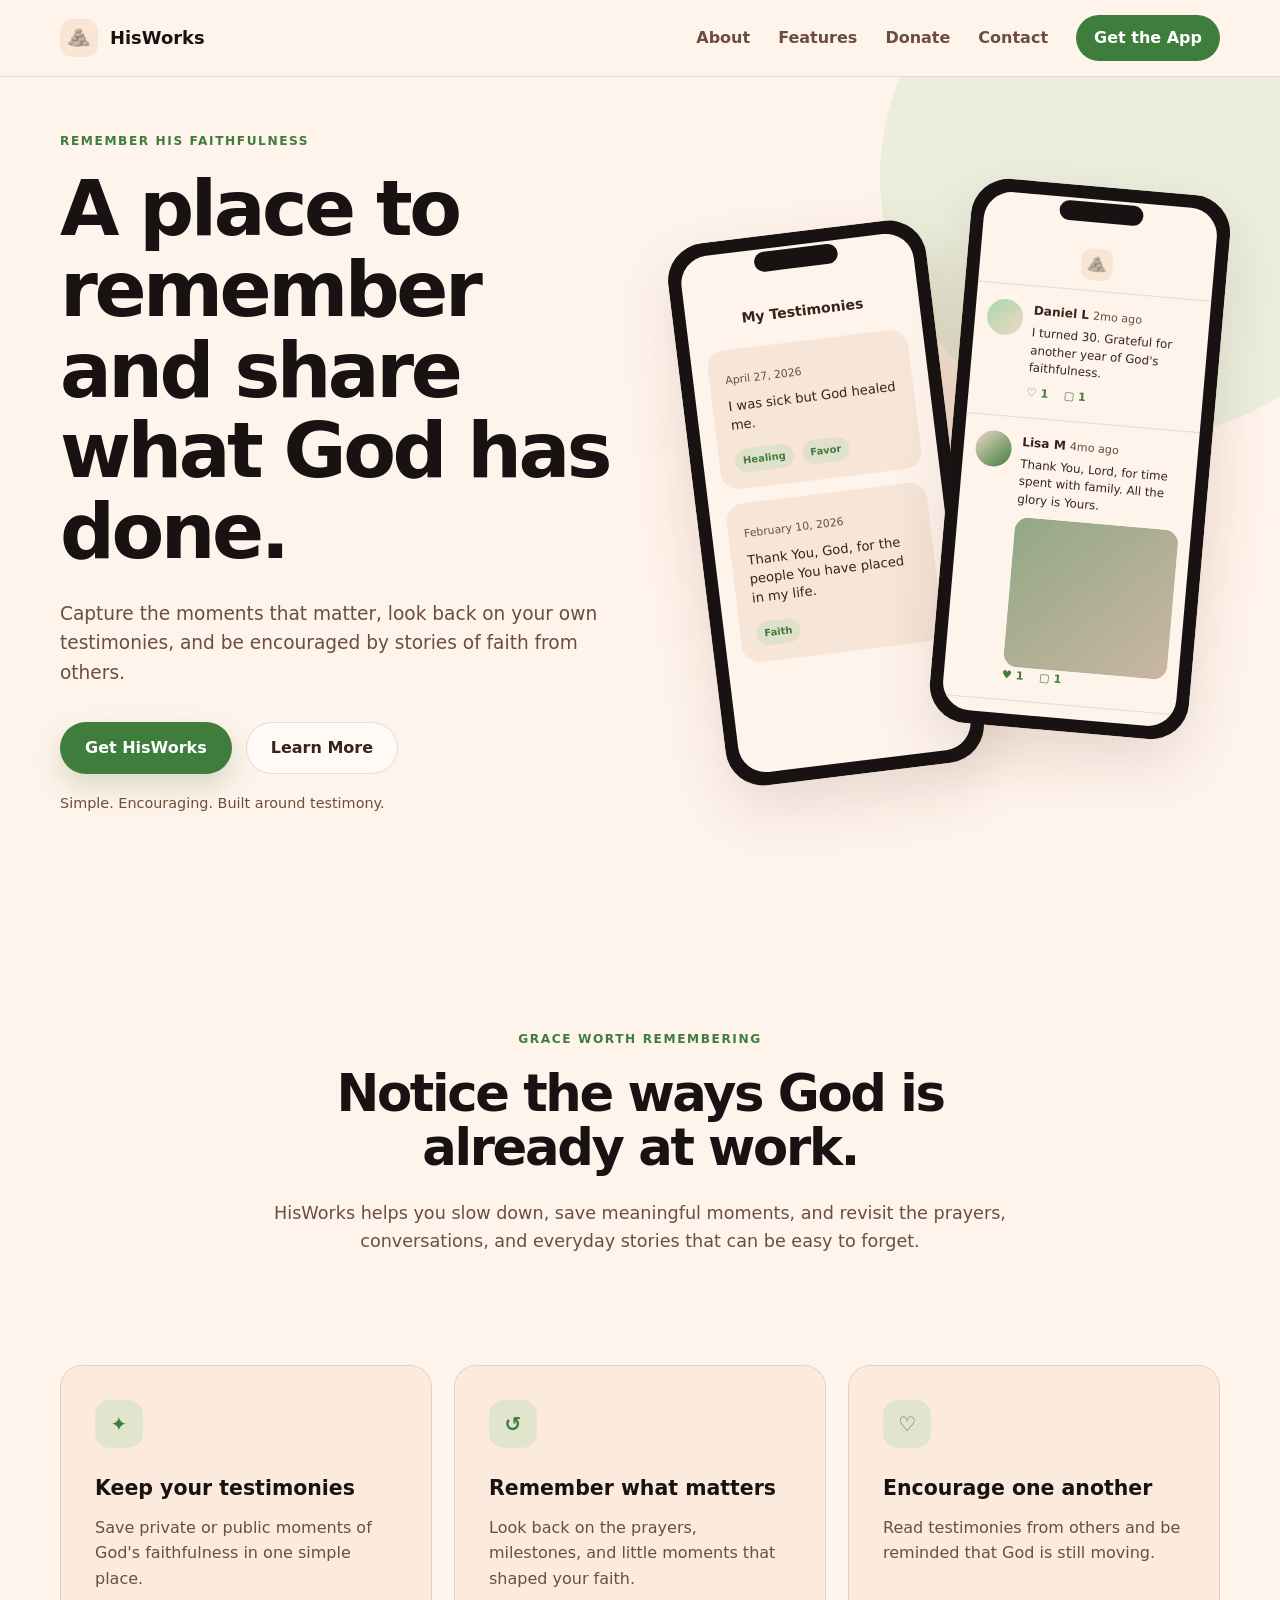
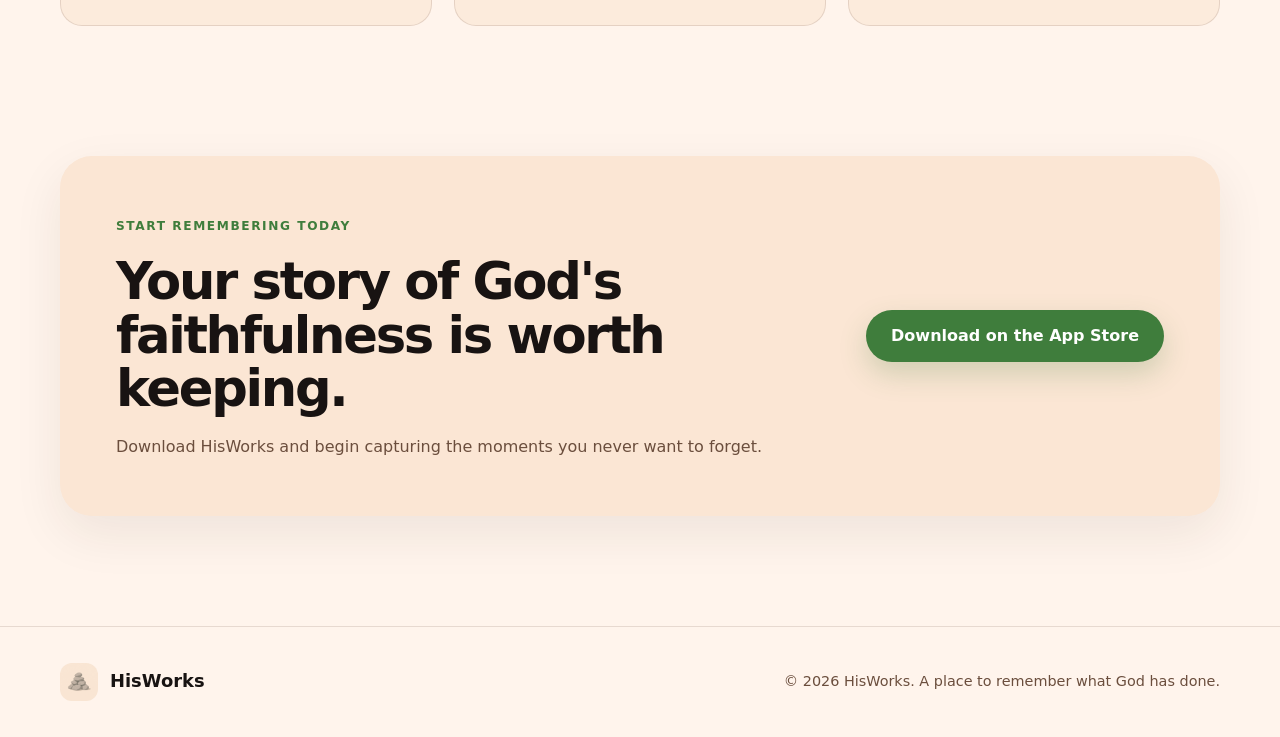
<file: index.html>
<!DOCTYPE html>
<html lang="en">
  <head>
    <meta charset="UTF-8" />
    <meta name="viewport" content="width=device-width, initial-scale=1.0" />
    <meta
      name="description"
      content="Capture the moments that matter, look back on your own
    testimonies, and be encouraged by stories of faith from others."
    />
    <link rel="icon" href="assets/favicon.ico" type="image/x-icon" />
    <link rel="stylesheet" type="text/css" href="assets/styles/global.css" />
    <title>HisWorks | Prayer Journal App</title>

    <script>
      const hash = window.location.hash;

      const isSupabaseAuthRedirect =
        hash.includes("access_token=") ||
        hash.includes("error=") ||
        hash.includes("error_code=");

      if (isSupabaseAuthRedirect) {
        window.location.replace(`hisworks://confirm-email${hash}`);
      }
    </script>
    <!-- Google tag (gtag.js) -->
    <script
      async
      src="https://www.googletagmanager.com/gtag/js?id=G-RPR3QDNJ09"
    ></script>
    <script>
      window.dataLayer = window.dataLayer || [];
      function gtag() {
        dataLayer.push(arguments);
      }
      gtag("js", new Date());

      gtag("config", "G-RPR3QDNJ09");
    </script>
  </head>

  <body>
    <p id="auth-message" hidden>Redirecting you back to the HisWorks app…</p>

    <script>
      if (
        window.location.hash.includes("access_token=") ||
        window.location.hash.includes("error=") ||
        window.location.hash.includes("error_code=")
      ) {
        document.getElementById("auth-message").hidden = false;
      }
    </script>

    <header class="site-header">
      <div class="container header-inner">
        <a class="brand" href="#" aria-label="HisWorks home">
          <img
            class="brand-logo"
            src="assets/icon2-1024x1024.png"
            alt="HisWorks logo, an altar of rocks"
          />
          <span>HisWorks</span>
        </a>
        <nav class="site-nav" aria-label="Main navigation">
          <a href="#about">About</a>
          <a href="#features">Features</a>
          <a href="/donate">Donate</a>
          <a href="/support">Contact</a>
          <a
            class="nav-button"
            href="https://apps.apple.com/us/app/prayer-journal-hisworks/id6754654556"
            >Get the App</a
          >
        </nav>
      </div>
    </header>

    <main>
      <section class="hero">
        <div class="container hero-grid">
          <div class="hero-copy">
            <span class="eyebrow">Remember His faithfulness</span>
            <h1>A place to remember and share what God has done.</h1>
            <p>
              Capture the moments that matter, look back on your own
              testimonies, and be encouraged by stories of faith from others.
            </p>
            <div class="hero-actions">
              <a
                class="button button-primary"
                href="https://apps.apple.com/us/app/prayer-journal-hisworks/id6754654556"
                >Get HisWorks</a
              >
              <a class="button button-secondary" href="#about">Learn More</a>
            </div>
            <p class="hero-note">
              Simple. Encouraging. Built around testimony.
            </p>
          </div>

          <div class="hero-visual" aria-label="HisWorks app preview">
            <div class="phone phone-back">
              <div class="phone-screen soft-screen">
                <div class="mini-heading">My Testimonies</div>
                <div class="mini-card">
                  <span class="mini-date">April 27, 2026</span>
                  <p>I was sick but God healed me.</p>
                  <span class="mini-tag">Healing</span>
                  <span class="mini-tag">Favor</span>
                </div>
                <div class="mini-card">
                  <span class="mini-date">February 10, 2026</span>
                  <p>
                    Thank You, God, for the people You have placed in my life.
                  </p>
                  <span class="mini-tag">Faith</span>
                </div>
              </div>
            </div>

            <div class="phone phone-front">
              <div class="phone-screen">
                <div class="feed-mark">
                  <img
                    src="assets/icon2-1024x1024.png"
                    alt="HisWorks logo, an altar of rocks"
                  />
                </div>
                <div class="feed-post">
                  <div class="avatar"></div>
                  <div>
                    <strong>Daniel L</strong><span>2mo ago</span>
                    <p>
                      I turned 30. Grateful for another year of God's
                      faithfulness.
                    </p>
                    <div class="post-actions">♡ 1 &nbsp;&nbsp; ▢ 1</div>
                  </div>
                </div>
                <div class="feed-post">
                  <div class="avatar avatar-two"></div>
                  <div>
                    <strong>Lisa M</strong><span>4mo ago</span>
                    <p>
                      Thank You, Lord, for time spent with family. All the glory
                      is Yours.
                    </p>
                    <div class="photo-placeholder"></div>
                    <div class="post-actions">♥ 1 &nbsp;&nbsp; ▢ 1</div>
                  </div>
                </div>
              </div>
            </div>

            <div class="hero-glow"></div>
          </div>
        </div>
      </section>

      <section class="section" id="about">
        <div class="container narrow">
          <span class="eyebrow">Grace worth remembering</span>
          <h2>Notice the ways God is already at work.</h2>
          <p class="section-intro">
            HisWorks helps you slow down, save meaningful moments, and revisit
            the prayers, conversations, and everyday stories that can be easy to
            forget.
          </p>
        </div>
      </section>

      <section class="section feature-section" id="features">
        <div class="container">
          <div class="feature-grid">
            <article class="feature-card">
              <div class="feature-icon">✦</div>
              <h3>Keep your testimonies</h3>
              <p>
                Save private or public moments of God's faithfulness in one
                simple place.
              </p>
            </article>
            <article class="feature-card">
              <div class="feature-icon">↺</div>
              <h3>Remember what matters</h3>
              <p>
                Look back on the prayers, milestones, and little moments that
                shaped your faith.
              </p>
            </article>
            <article class="feature-card">
              <div class="feature-icon">♡</div>
              <h3>Encourage one another</h3>
              <p>
                Read testimonies from others and be reminded that God is still
                moving.
              </p>
            </article>
          </div>
        </div>
      </section>

      <section class="cta-section" id="download">
        <div class="container cta-card">
          <div>
            <span class="eyebrow">Start remembering today</span>
            <h2>Your story of God's faithfulness is worth keeping.</h2>
            <p>
              Download HisWorks and begin capturing the moments you never want
              to forget.
            </p>
          </div>
          <a
            class="button button-primary"
            href="https://apps.apple.com/us/app/prayer-journal-hisworks/id6754654556"
            >Download on the App Store</a
          >
        </div>
      </section>
    </main>
    <footer class="site-footer">
      <div class="container footer-inner">
        <a class="brand" href="#">
          <img
            class="brand-logo"
            src="assets/icon2-1024x1024.png"
            alt="HisWorks logo, an altar of rocks"
          />
          <span>HisWorks</span>
        </a>
        <p>© 2026 HisWorks. A place to remember what God has done.</p>
      </div>
    </footer>
  </body>
</html>
</file>
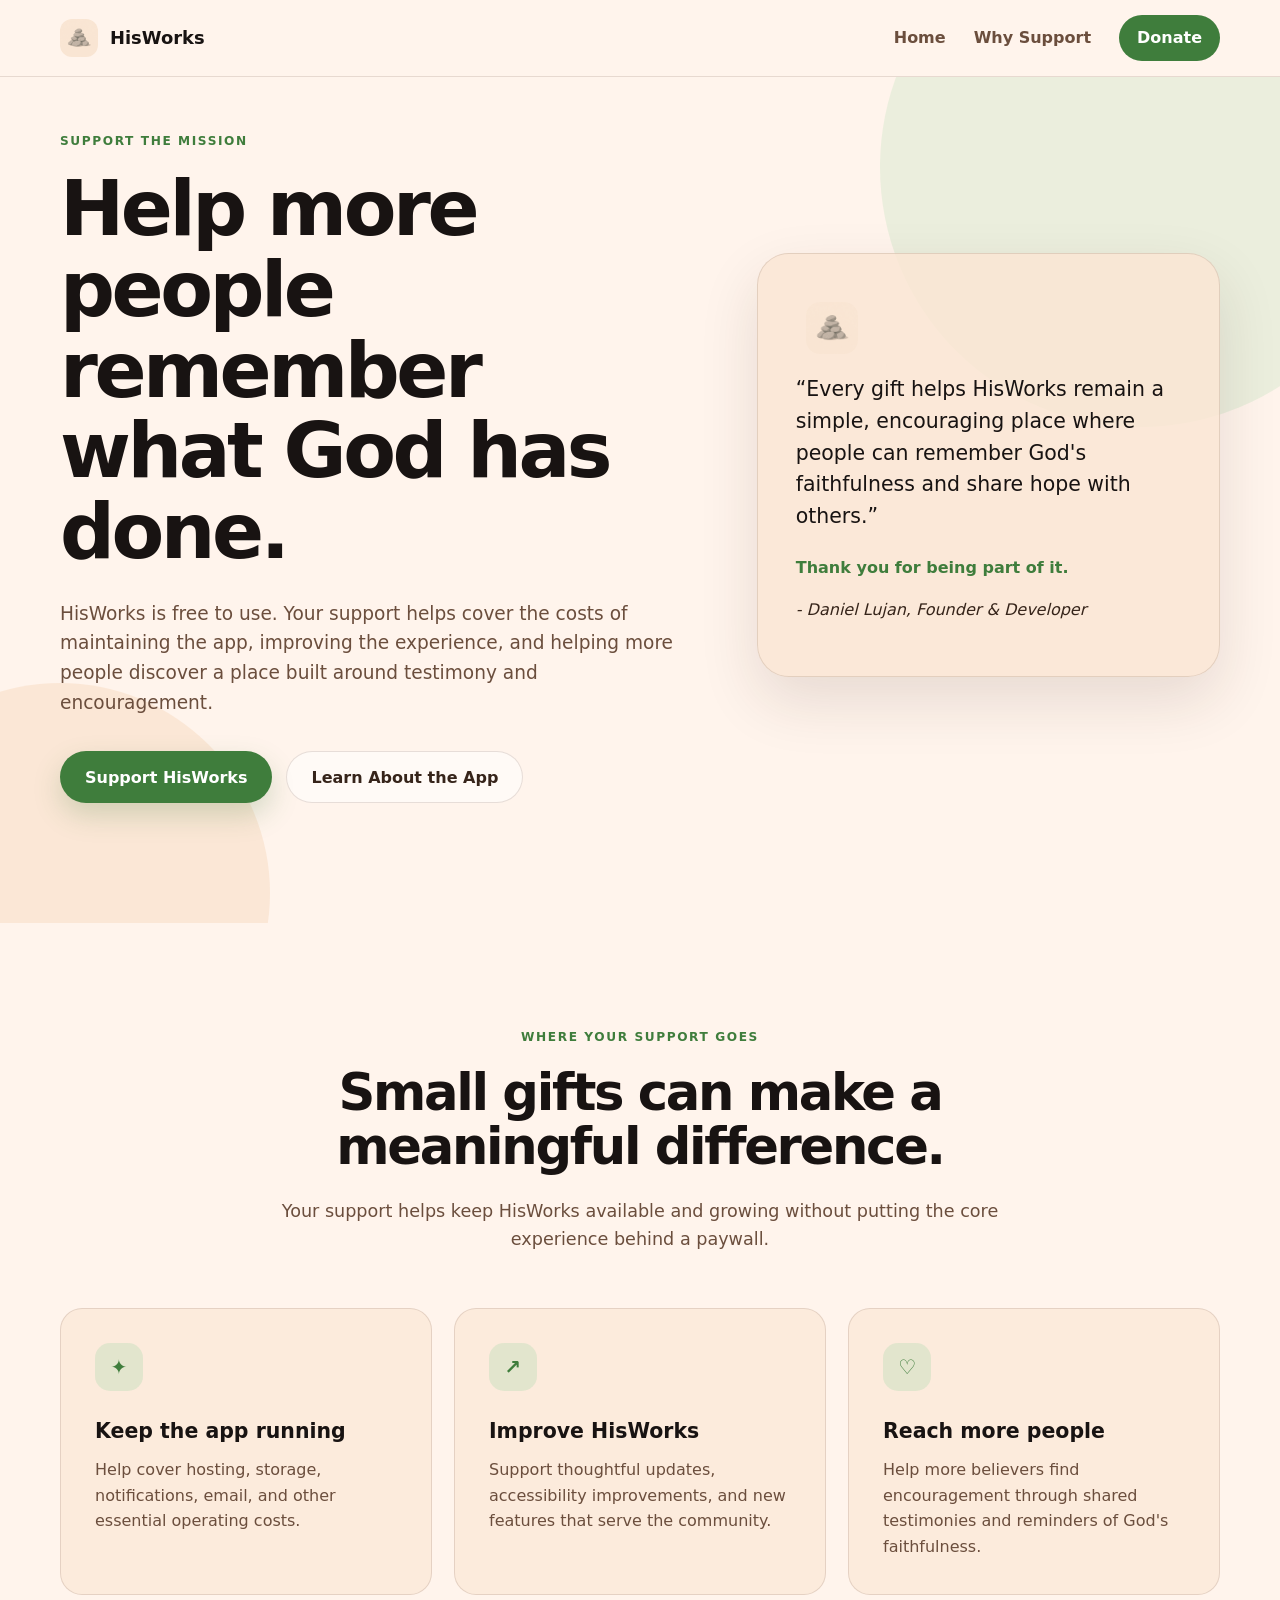
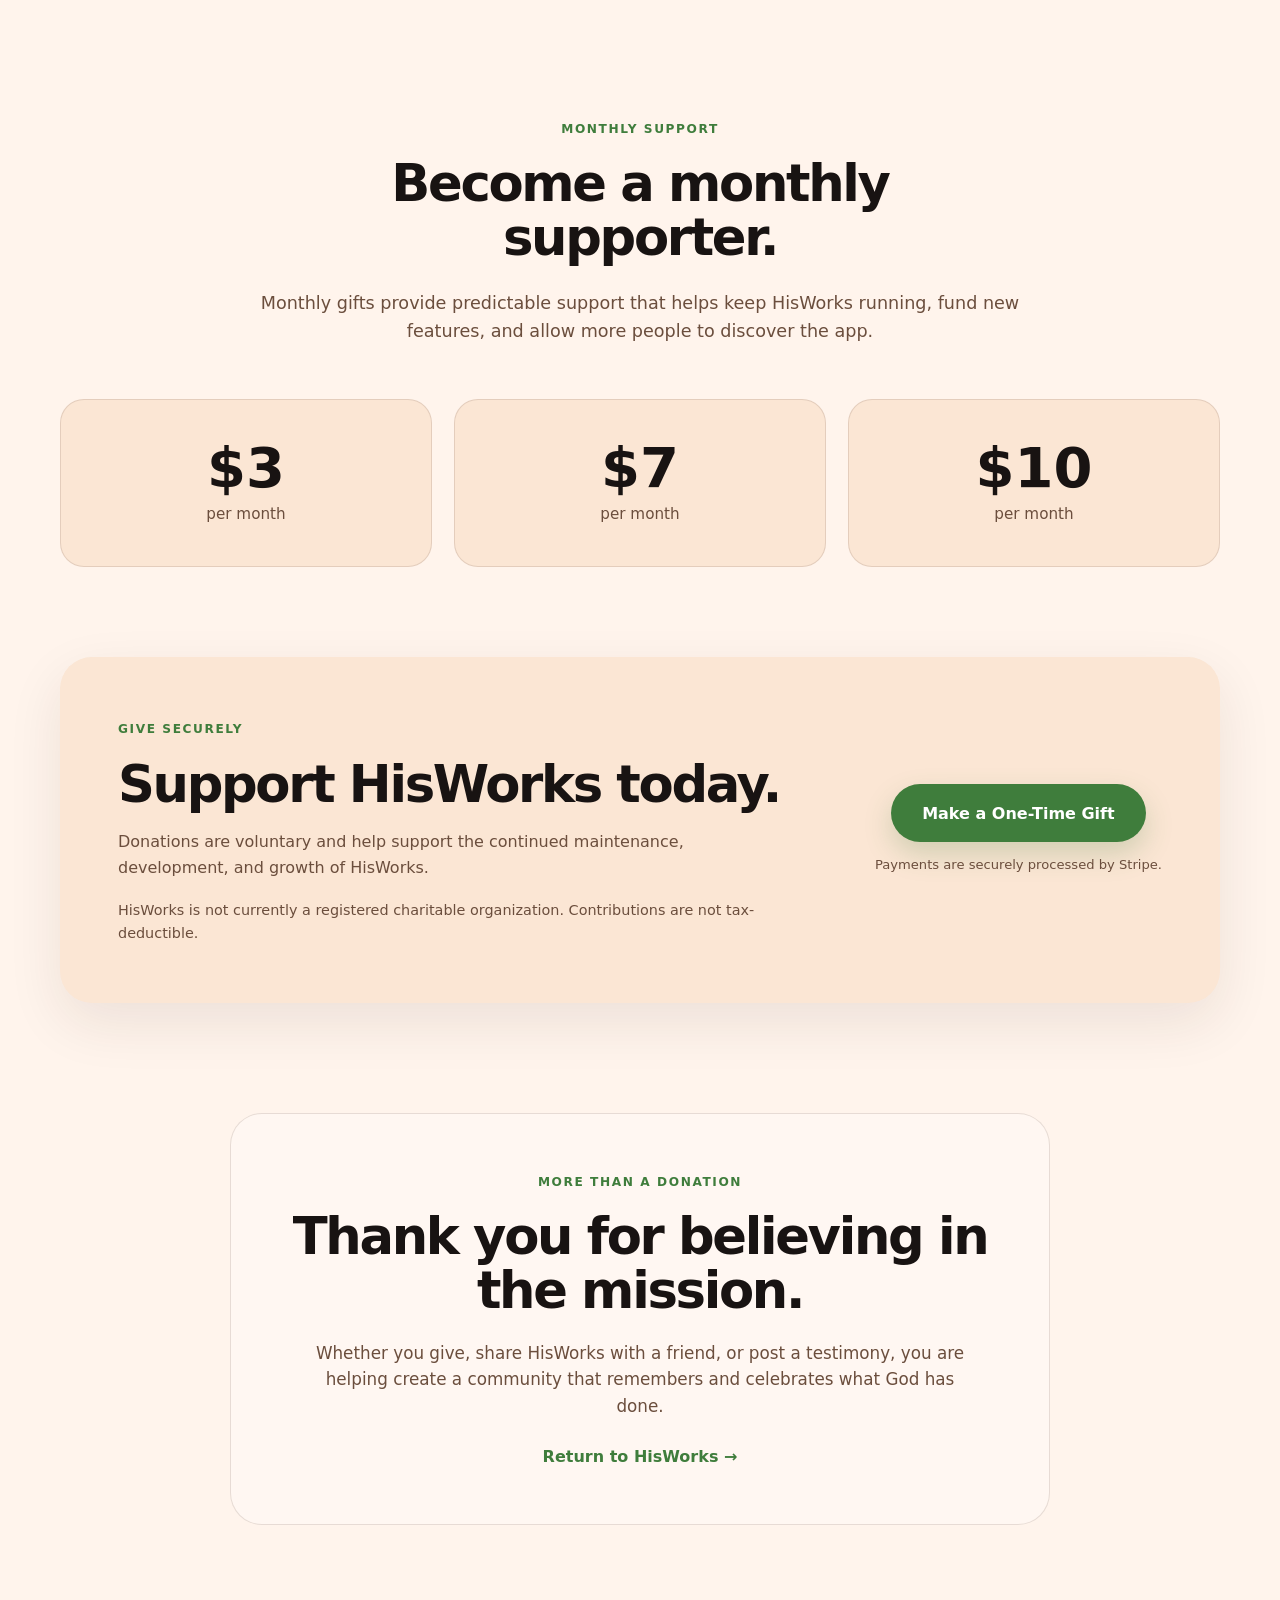
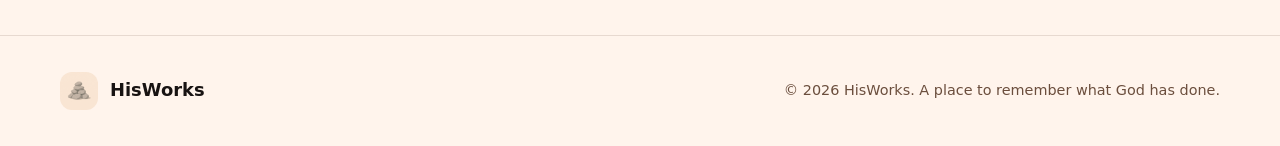
<file: donate.html>
<!DOCTYPE html>
<html lang="en">
  <head>
    <meta charset="UTF-8" />
    <meta name="viewport" content="width=device-width, initial-scale=1.0" />
    <meta
      name="description"
      content="Support HisWorks and help more people remember and share what God has done."
    />
    <link rel="icon" href="assets/favicon.ico" type="image/x-icon" />
    <link rel="stylesheet" type="text/css" href="assets/styles/global.css" />
    <link rel="stylesheet" type="text/css" href="assets/styles/donate.css" />
    <title>Support HisWorks</title>
  </head>

  <body>
    <header class="site-header">
      <div class="container header-inner">
        <a class="brand" href="/" aria-label="HisWorks home">
          <img
            class="brand-logo"
            src="assets/icon2-1024x1024.png"
            alt="HisWorks logo, an altar of rocks"
          />
          <span>HisWorks</span>
        </a>

        <nav class="site-nav" aria-label="Main navigation">
          <a href="/">Home</a>
          <a href="#why-support">Why Support</a>
          <a
            class="nav-button"
            href="https://donate.stripe.com/7sYaEY1kb5Ebe15gxE6AM00"
            target="_blank"
            rel="noopener noreferrer"
            >Donate</a
          >
        </nav>
      </div>
      <!-- Google tag (gtag.js) -->
      <script
        async
        src="https://www.googletagmanager.com/gtag/js?id=G-RPR3QDNJ09"
      ></script>
      <script>
        window.dataLayer = window.dataLayer || [];
        function gtag() {
          dataLayer.push(arguments);
        }
        gtag("js", new Date());

        gtag("config", "G-RPR3QDNJ09");
      </script>
    </header>

    <main>
      <section class="donate-hero">
        <div class="donate-orb donate-orb-one"></div>
        <div class="donate-orb donate-orb-two"></div>

        <div class="container donate-hero-inner">
          <div class="donate-copy">
            <span class="eyebrow">Support the mission</span>
            <h1>Help more people remember what God has done.</h1>
            <p>
              HisWorks is free to use. Your support helps cover the costs of
              maintaining the app, improving the experience, and helping more
              people discover a place built around testimony and encouragement.
            </p>

            <div class="hero-actions">
              <a class="button button-primary" href="#monthly-support"
                >Support HisWorks</a
              >
              <a class="button button-secondary" href="/"
                >Learn About the App</a
              >
            </div>
          </div>

          <aside class="support-card" aria-label="A message of thanks">
            <div class="support-icon">
              <img
                src="assets/icon2-1024x1024.png"
                alt="HisWorks logo, an altar of rocks"
              />
            </div>
            <p class="support-quote">
              “Every gift helps HisWorks remain a simple, encouraging place
              where people can remember God's faithfulness and share hope with
              others.”
            </p>
            <p class="support-thanks">Thank you for being part of it.</p>
            <p><em>- Daniel Lujan, Founder & Developer</em></p>
          </aside>
        </div>
      </section>

      <section class="section" id="why-support">
        <div class="container narrow">
          <span class="eyebrow">Where your support goes</span>
          <h2>Small gifts can make a meaningful difference.</h2>
          <p class="section-intro">
            Your support helps keep HisWorks available and growing without
            putting the core experience behind a paywall.
          </p>
        </div>

        <div class="container impact-grid">
          <article class="impact-card">
            <div class="impact-icon">✦</div>
            <h3>Keep the app running</h3>
            <p>
              Help cover hosting, storage, notifications, email, and other
              essential operating costs.
            </p>
          </article>

          <article class="impact-card">
            <div class="impact-icon">↗</div>
            <h3>Improve HisWorks</h3>
            <p>
              Support thoughtful updates, accessibility improvements, and new
              features that serve the community.
            </p>
          </article>

          <article class="impact-card">
            <div class="impact-icon">♡</div>
            <h3>Reach more people</h3>
            <p>
              Help more believers find encouragement through shared testimonies
              and reminders of God's faithfulness.
            </p>
          </article>
        </div>
      </section>

      <section class="monthly-support-section section" id="monthly-support">
        <div class="container">
          <div class="narrow">
            <span class="eyebrow">Monthly Support</span>
            <h2>Become a monthly supporter.</h2>
            <p class="section-intro">
              Monthly gifts provide predictable support that helps keep HisWorks
              running, fund new features, and allow more people to discover the
              app.
            </p>
          </div>

          <div class="monthly-grid">
            <a
              class="monthly-card"
              href="https://donate.stripe.com/dRm28saUL3w3f590yG6AM01"
              target="_blank"
              rel="noopener noreferrer"
            >
              <span class="price">$3</span>
              <span class="frequency">per month</span>
            </a>

            <a
              class="monthly-card"
              href="https://donate.stripe.com/8x23cwaUL3w35uzepw6AM02"
              target="_blank"
              rel="noopener noreferrer"
            >
              <span class="price">$7</span>
              <span class="frequency">per month</span>
            </a>

            <a
              class="monthly-card"
              href="https://donate.stripe.com/6oUeVe1kbgiP7CHbdk6AM03"
              target="_blank"
              rel="noopener noreferrer"
            >
              <span class="price">$10</span>
              <span class="frequency">per month</span>
            </a>
          </div>
        </div>
      </section>

      <section class="donation-section" id="donate">
        <div class="container donation-panel">
          <div class="donation-copy">
            <span class="eyebrow">Give securely</span>
            <h2>Support HisWorks today.</h2>
            <p>
              Donations are voluntary and help support the continued
              maintenance, development, and growth of HisWorks.
            </p>
            <p class="donation-note">
              HisWorks is not currently a registered charitable organization.
              Contributions are not tax-deductible.
            </p>
          </div>

          <div class="donation-action">
            <a
              class="button button-primary button-large"
              href="https://donate.stripe.com/7sYaEY1kb5Ebe15gxE6AM00"
              target="_blank"
              rel="noopener noreferrer"
            >
              Make a One-Time Gift
            </a>
            <span>Payments are securely processed by Stripe.</span>
          </div>
        </div>
      </section>

      <section class="thank-you-section">
        <div class="container thank-you-card">
          <span class="eyebrow">More than a donation</span>
          <h2>Thank you for believing in the mission.</h2>
          <p>
            Whether you give, share HisWorks with a friend, or post a testimony,
            you are helping create a community that remembers and celebrates
            what God has done.
          </p>
          <a class="text-link" href="/">Return to HisWorks →</a>
        </div>
      </section>
    </main>

    <footer class="site-footer">
      <div class="container footer-inner">
        <a class="brand" href="/">
          <img
            class="brand-logo"
            src="assets/icon2-1024x1024.png"
            alt="HisWorks logo, an altar of rocks"
          />
          <span>HisWorks</span>
        </a>
        <p>© 2026 HisWorks. A place to remember what God has done.</p>
      </div>
    </footer>
  </body>
</html>
</file>
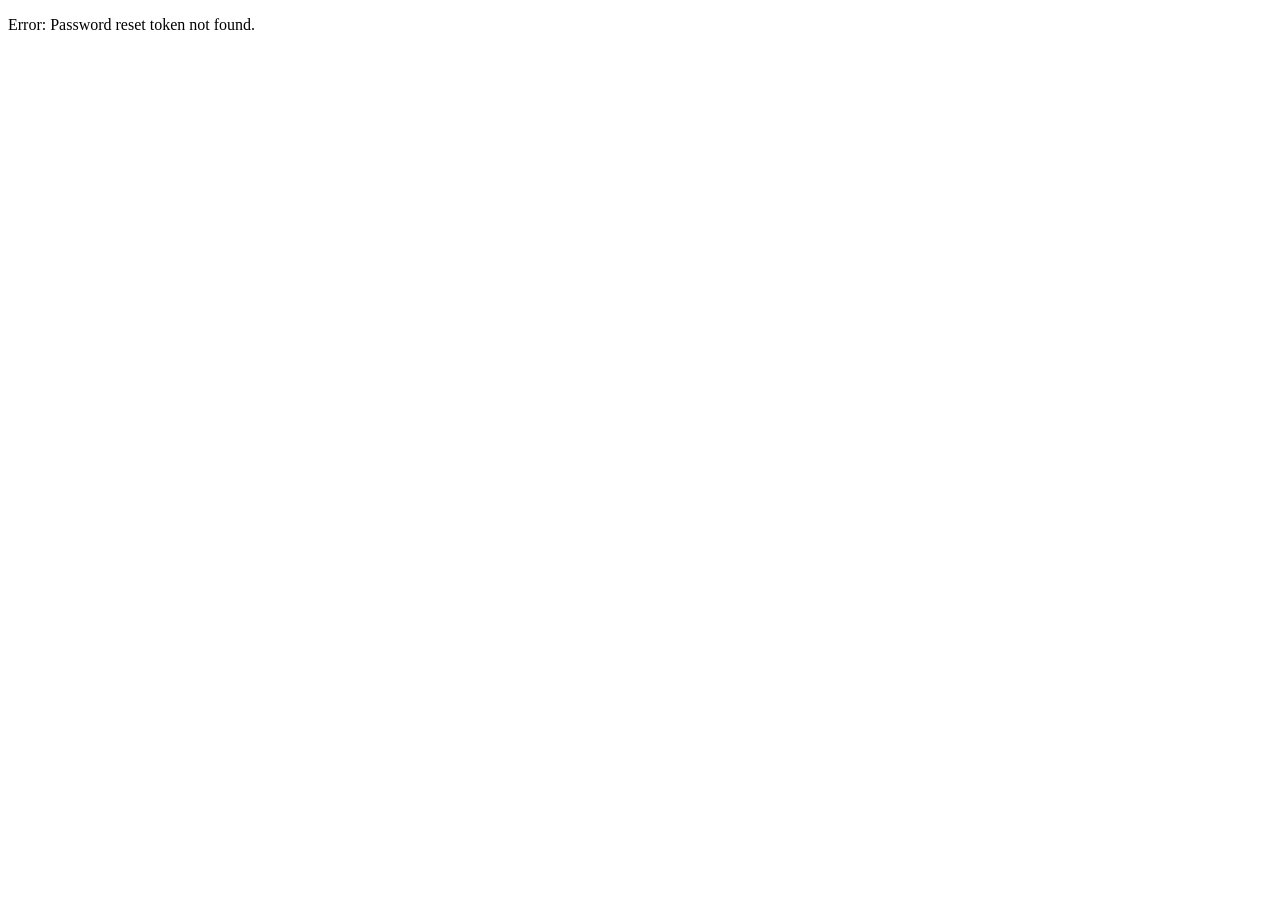
<file: reset-password.html>
<!DOCTYPE html>
<html>
  <head>
    <title>Redirecting...</title>
    <meta name="viewport" content="width=device-width, initial-scale=1.0" />
    <script>
      // Extract ?token=... from the URL
      const params = new URLSearchParams(window.location.search);
      const token = params.get("token");

      if (!token) {
        document.addEventListener("DOMContentLoaded", () => {
          document.body.innerHTML =
            "<p>Error: Password reset token not found.</p>";
        });
      } else {
        // Try redirecting into the mobile app
        const deepLink = `hisworks://reset-password?token=${token}`;

        // Attempt to open the app
        window.location.href = deepLink;

        // Optional fallback after 1 second: show a message or redirect to a web UI
        setTimeout(() => {
          // If app is not installed, show a fallback message
          document.body.innerHTML = `
            <h2>Reset Your Password</h2>
            <p>It looks like the HisWorks app didn't open automatically.</p>
            <p>You can reset your password inside the app.</p>
            <p>Your reset token is:</p>
            <code>${token}</code>
            <p>If you're on mobile, <a href="${deepLink}">tap here</a> to try again.</p>
          `;
        }, 800);
      }
    </script>
  </head>
  <body>
    <p>Redirecting you to the HisWorks app...</p>
  </body>
</html>
</file>
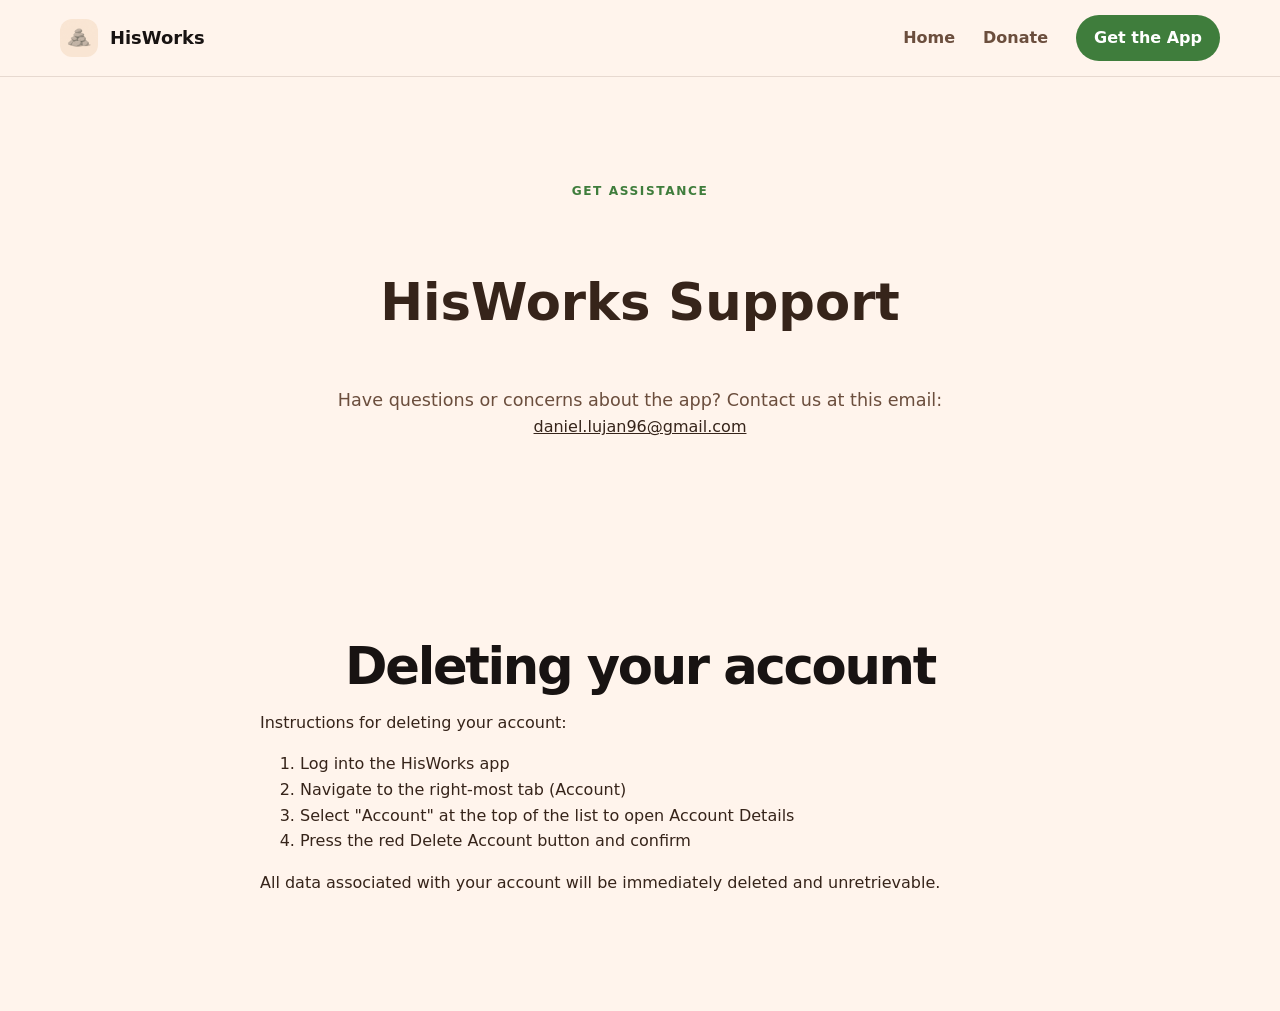
<file: support.html>
<!DOCTYPE html>
<html lang="en">
  <head>
    <meta charset="UTF-8" />
    <meta name="viewport" content="width=device-width, initial-scale=1.0" />
    <meta
      name="description"
      content="Have a question or need help? Get in touch."
    />
    <link rel="icon" href="assets/favicon.ico" type="image/x-icon" />
    <link rel="stylesheet" type="text/css" href="assets/styles/global.css" />
    <link rel="stylesheet" type="text/css" href="assets/styles/support.css" />
    <title>HisWorks | Customer Support</title>
    <!-- Google tag (gtag.js) -->
    <script
      async
      src="https://www.googletagmanager.com/gtag/js?id=G-RPR3QDNJ09"
    ></script>
    <script>
      window.dataLayer = window.dataLayer || [];
      function gtag() {
        dataLayer.push(arguments);
      }
      gtag("js", new Date());

      gtag("config", "G-RPR3QDNJ09");
    </script>
  </head>
  <body>
    <header class="site-header">
      <div class="container header-inner">
        <a class="brand" href="/" aria-label="HisWorks home">
          <img
            class="brand-logo"
            src="assets/icon2-1024x1024.png"
            alt="HisWorks logo, an altar of rocks"
          />
          <span>HisWorks</span>
        </a>

        <nav class="site-nav" aria-label="Main navigation">
          <a href="/">Home</a>
          <a href="/donate">Donate</a>
          <a
            class="nav-button"
            href="https://apps.apple.com/us/app/prayer-journal-hisworks/id6754654556"
            >Get the App</a
          >
        </nav>
      </div>
    </header>

    <section class="section">
      <div class="container narrow">
        <span class="eyebrow">Get Assistance</span>
        <h1>HisWorks Support</h1>
        <p class="section-intro">
          Have questions or concerns about the app? Contact us at this email:
        </p>
        <a
          href="mailto:daniel.lujan96@gmail.com"
          style="text-decoration: underline"
          >daniel.lujan96@gmail.com</a
        >
      </div>
    </section>

    <section class="section" id="delete-steps">
      <div class="container narrow">
        <h2>Deleting your account</h2>
        <div>
          <p>Instructions for deleting your account:</p>
          <ol>
            <li>Log into the HisWorks app</li>
            <li>Navigate to the right-most tab (Account)</li>
            <li>
              Select "Account" at the top of the list to open Account Details
            </li>
            <li>Press the red Delete Account button and confirm</li>
          </ol>
          <p>
            All data associated with your account will be immediately deleted
            and unretrievable.
          </p>
        </div>
      </div>
    </section>
  </body>
</html>
</file>
<file: assets/styles/global.css>
:root {
  --background: #fff4ec;
  --surface: #fbe6d4;
  --surface-soft: #efd9c5;
  --dark: #181312;
  --ink: #36241a;
  --ink-muted: #6b4e3d;
  --primary: #3f7d3c;
  --primary-soft: #a6d8aa;
  --logo-background: #fce7cf;
  --white: #ffffff;
  --border: rgba(107, 78, 61, 0.16);
  --shadow: 0 24px 60px rgba(54, 36, 26, 0.12);
  --container: 1160px;
}

* {
  box-sizing: border-box;
}
html {
  scroll-behavior: smooth;
}
body {
  margin: 0;
  font-family: Inter, ui-sans-serif, system-ui, -apple-system,
    BlinkMacSystemFont, "Segoe UI", sans-serif;
  color: var(--ink);
  background: var(--background);
  line-height: 1.6;
}
img {
  display: block;
  max-width: 100%;
}
a {
  color: inherit;
  text-decoration: none;
}
.container {
  width: min(calc(100% - 40px), var(--container));
  margin: 0 auto;
}
.narrow {
  max-width: 760px;
  text-align: center;
}

.site-header {
  position: sticky;
  top: 0;
  z-index: 20;
  background: rgba(255, 244, 236, 0.88);
  border-bottom: 1px solid var(--border);
  backdrop-filter: blur(16px);
}
.header-inner {
  min-height: 76px;
  display: flex;
  align-items: center;
  justify-content: space-between;
  gap: 24px;
}
.brand {
  display: inline-flex;
  align-items: center;
  gap: 12px;
  color: var(--dark);
  font-size: 1.12rem;
  font-weight: 800;
}
.brand-logo {
  width: 38px;
  height: 38px;
  border-radius: 12px;
  background: var(--logo-background);
}
.site-nav {
  display: flex;
  align-items: center;
  gap: 28px;
  color: var(--ink-muted);
  font-weight: 650;
}
.site-nav a:hover {
  color: var(--primary);
}
.nav-button {
  padding: 10px 18px;
  color: var(--white) !important;
  background: var(--primary);
  border-radius: 999px;
}

.hero {
  position: relative;
  overflow: hidden;
  padding: 50px 0 110px;
}
.hero::before {
  content: "";
  position: absolute;
  top: -160px;
  right: -120px;
  width: 520px;
  height: 520px;
  border-radius: 50%;
  background: rgba(166, 216, 170, 0.22);

  animation: heroFloat 12s ease-in-out infinite;
  will-change: transform;
}
.hero-grid {
  position: relative;
  display: grid;
  grid-template-columns: 1.02fr 0.98fr;
  align-items: center;
  gap: 70px;
}
.eyebrow {
  display: inline-block;
  margin-bottom: 18px;
  color: var(--primary);
  font-size: 0.76rem;
  font-weight: 800;
  letter-spacing: 0.13em;
  text-transform: uppercase;
}
.hero h1,
.section h2,
.cta-card h2 {
  margin: 0;
  color: var(--dark);
  letter-spacing: -0.045em;
  line-height: 1.05;
}
.hero h1 {
  max-width: 680px;
  font-size: clamp(3.1rem, 6vw, 5.9rem);
}
.hero-copy > p {
  max-width: 610px;
  margin: 26px 0 0;
  color: var(--ink-muted);
  font-size: 1.16rem;
}
.hero-actions {
  display: flex;
  flex-wrap: wrap;
  gap: 14px;
  margin-top: 34px;
}
.button {
  display: inline-flex;
  min-height: 52px;
  align-items: center;
  justify-content: center;
  padding: 0 24px;
  border: 1px solid transparent;
  border-radius: 999px;
  font-weight: 750;
  transition: transform 160ms ease, background 160ms ease;
}
.button:hover {
  transform: translateY(-2px);
}
.button-primary {
  color: var(--white);
  background: var(--primary);
  box-shadow: 0 12px 28px rgba(63, 125, 60, 0.22);
}
.button-primary:hover {
  background: #346d32;
}
.button-secondary {
  color: var(--ink);
  background: rgba(255, 255, 255, 0.5);
  border-color: var(--border);
}
.hero-note {
  margin-top: 18px !important;
  font-size: 0.9rem !important;
}

.hero-visual {
  position: relative;
  min-height: 570px;
}
.phone {
  position: absolute;
  width: 260px;
  padding: 12px;
  border: 1px solid rgba(54, 36, 26, 0.14);
  border-radius: 38px;
  background: var(--dark);
  box-shadow: var(--shadow);
  transition: transform 350ms cubic-bezier(0.22, 1, 0.36, 1),
    box-shadow 350ms ease;
}
.phone::before {
  content: "";
  position: absolute;
  top: 15px;
  left: 50%;
  width: 84px;
  height: 20px;
  border-radius: 999px;
  background: var(--dark);
  transform: translateX(-50%);
  z-index: 2;
}
.phone-screen {
  height: 520px;
  overflow: hidden;
  padding-top: 38px;
  border-radius: 28px;
  background: var(--background);
}
.phone-back {
  top: 44px;
  left: 10px;
  transform: rotate(-7deg);
}
.phone-front {
  top: 0;
  right: 10px;
  z-index: 2;
  transform: rotate(5deg);
}
.hero-visual:hover .phone-back {
  transform: translate(-20px, -4px) rotate(-10deg);
  box-shadow: 0 30px 70px rgba(54, 36, 26, 0.18);
}
.hero-visual:hover .phone-front {
  transform: translate(20px, -12px) rotate(8deg);
  box-shadow: 0 35px 80px rgba(54, 36, 26, 0.22);
}
.soft-screen {
  padding: 55px 16px 18px;
}
.mini-heading {
  margin-bottom: 18px;
  text-align: center;
  font-size: 0.88rem;
  font-weight: 800;
}
.mini-card {
  margin-bottom: 14px;
  padding: 16px;
  border-radius: 18px;
  background: rgba(239, 217, 197, 0.52);
}
.mini-card p {
  margin: 6px 0 12px;
  font-size: 0.82rem;
  line-height: 1.45;
}
.mini-date {
  color: var(--ink-muted);
  font-size: 0.68rem;
}
.mini-tag {
  display: inline-block;
  margin: 2px 4px 0 0;
  padding: 4px 8px;
  color: var(--primary);
  background: rgba(166, 216, 170, 0.28);
  border-radius: 999px;
  font-size: 0.62rem;
  font-weight: 700;
}
.feed-mark {
  display: grid;
  height: 54px;
  place-items: center;
  border-bottom: 1px solid var(--border);
}
.feed-mark img {
  width: 32px;
  height: 32px;
  border-radius: 10px;
  background: var(--logo-background);
}
.feed-post {
  display: grid;
  grid-template-columns: 36px 1fr;
  gap: 10px;
  padding: 15px 12px;
  border-bottom: 1px solid var(--border);
  font-size: 0.7rem;
}
.feed-post strong {
  display: inline-block;
  margin-right: 4px;
  font-size: 0.76rem;
}
.feed-post span {
  color: var(--ink-muted);
}
.feed-post p {
  margin: 4px 0 8px;
  font-size: 0.74rem;
  line-height: 1.45;
}
.avatar {
  width: 36px;
  height: 36px;
  border-radius: 50%;
  background: linear-gradient(135deg, var(--primary-soft), var(--surface-soft));
}
.avatar-two {
  background: linear-gradient(135deg, var(--surface-soft), var(--primary));
}
.photo-placeholder {
  height: 150px;
  margin-top: 9px;
  border-radius: 14px;
  background: linear-gradient(rgba(24, 19, 18, 0.08), rgba(24, 19, 18, 0.08)),
    linear-gradient(135deg, #9eb58f, #d9c4ae);
}
.post-actions {
  color: var(--primary);
  font-weight: 800;
}
.hero-glow {
  position: absolute;
  inset: 90px 30px 30px;
  border-radius: 50%;
  background: rgba(251, 230, 212, 0.9);
  filter: blur(48px);
  z-index: -1;
  transition: transform 350ms ease, opacity 350ms ease;
}
.hero-visual:hover .hero-glow {
  transform: scale(1.08);
  opacity: 0.8;
}
.section {
  padding: 100px 0;
}
.section h1,
.section h2,
.cta-card h2 {
  font-size: clamp(2.2rem, 4vw, 4rem);
}
.section-intro {
  margin: 24px auto 0;
  color: var(--ink-muted);
  font-size: 1.1rem;
}
#about {
  padding-bottom: 10px;
}
.feature-grid {
  display: grid;
  grid-template-columns: repeat(3, 1fr);
  gap: 22px;
}
.feature-card {
  padding: 34px;
  border: 1px solid var(--border);
  border-radius: 22px;
  background: rgba(251, 230, 212, 0.68);
}
.feature-icon {
  display: grid;
  width: 48px;
  height: 48px;
  margin-bottom: 24px;
  place-items: center;
  color: var(--primary);
  background: rgba(166, 216, 170, 0.3);
  border-radius: 15px;
  font-size: 1.25rem;
  font-weight: 800;
}
.feature-card h3 {
  margin: 0 0 10px;
  color: var(--dark);
  font-size: 1.28rem;
}
.feature-card p {
  margin: 0;
  color: var(--ink-muted);
}

.cta-section {
  padding: 30px 0 110px;
}
.cta-card {
  display: flex;
  align-items: center;
  justify-content: space-between;
  gap: 44px;
  padding: 56px;
  border-radius: 32px;
  background: var(--surface);
  box-shadow: 0 18px 50px rgba(54, 36, 26, 0.08);
}
.cta-card > div {
  max-width: 700px;
}
.cta-card p {
  margin: 18px 0 0;
  color: var(--ink-muted);
}
.cta-card .button {
  flex: 0 0 auto;
}
.site-footer {
  border-top: 1px solid var(--border);
}
.footer-inner {
  min-height: 110px;
  display: flex;
  align-items: center;
  justify-content: space-between;
  gap: 30px;
}
.footer-inner p {
  margin: 0;
  color: var(--ink-muted);
  font-size: 0.9rem;
}

@media (max-width: 900px) {
  .hero {
    padding-top: 72px;
  }
  .hero-grid {
    grid-template-columns: 1fr;
    gap: 54px;
  }
  .hero-copy {
    text-align: center;
  }
  .hero-copy > p {
    margin-right: auto;
    margin-left: auto;
  }
  .hero-actions {
    justify-content: center;
  }
  .hero-visual {
    width: min(100%, 560px);
    margin: 0 auto;
  }
  .feature-grid {
    grid-template-columns: 1fr;
  }
  .cta-card {
    align-items: flex-start;
    flex-direction: column;
  }
}

@media (max-width: 640px) {
  .container {
    width: min(calc(100% - 28px), var(--container));
  }
  .site-nav > a:not(.nav-button) {
    display: none;
  }
  .hero {
    padding: 58px 0 80px;
  }
  .hero h1 {
    font-size: clamp(2.65rem, 14vw, 4.1rem);
  }
  .hero-copy > p {
    font-size: 1rem;
  }
  .hero-actions {
    flex-direction: column;
  }
  .button {
    width: 100%;
  }
  .hero-visual {
    min-height: 510px;
  }
  .phone {
    width: 220px;
  }
  .phone-screen {
    height: 450px;
  }
  .phone-back {
    left: -4px;
  }
  .phone-front {
    right: -4px;
  }
  .section {
    padding: 76px 0;
  }
  .feature-card,
  .cta-card {
    padding: 28px;
  }
  .footer-inner {
    padding: 28px 0;
    align-items: flex-start;
    flex-direction: column;
  }
}

@keyframes heroFloat {
  0% {
    transform: translate3d(0, 0, 0) scale(1);
  }

  50% {
    transform: translate3d(12px, 28px, 0) scale(1.04);
  }

  100% {
    transform: translate3d(0, 0, 0) scale(1);
  }
}
</file>
<file: assets/styles/donate.css>
/* ========================================
   Donate page
======================================== */

.donate-hero {
  position: relative;
  overflow: hidden;
  padding: 50px 0 120px;
}

.donate-hero-inner {
  position: relative;
  z-index: 2;
  display: grid;
  grid-template-columns: 1.15fr 0.85fr;
  align-items: center;
  gap: 70px;
}

.donate-copy h1,
.donation-copy h2,
.thank-you-card h2 {
  margin: 0;
  color: var(--dark);
  letter-spacing: -0.045em;
  line-height: 1.05;
}

.donate-copy h1 {
  max-width: 760px;
  font-size: clamp(3.1rem, 6vw, 5.9rem);
}

.donate-copy > p {
  max-width: 660px;
  margin: 26px 0 0;
  color: var(--ink-muted);
  font-size: 1.16rem;
}

/* Support message card */

.support-card {
  position: relative;
  padding: 38px;
  border: 1px solid var(--border);
  border-radius: 32px;
  background: rgba(251, 230, 212, 0.82);
  box-shadow: var(--shadow);
  transition: transform 350ms cubic-bezier(0.22, 1, 0.36, 1),
    box-shadow 350ms ease;
}

.support-card:hover {
  transform: translateY(-8px) rotate(1deg);
  box-shadow: 0 34px 80px rgba(54, 36, 26, 0.16);
}

.support-icon {
  display: grid;
  width: 72px;
  height: 72px;
  margin-bottom: 10px;
  place-items: center;
  border-radius: 22px;
}

.support-icon img {
  width: 52px;
  height: 52px;
  border-radius: 14px;
}

.support-quote {
  margin: 0;
  color: var(--dark);
  font-size: 1.28rem;
  line-height: 1.55;
}

.support-thanks {
  margin: 22px 0 0;
  color: var(--primary);
  font-weight: 800;
}

/* Floating donate hero shapes */

.donate-orb {
  position: absolute;
  border-radius: 50%;
  pointer-events: none;
  will-change: transform;
}

.donate-orb-one {
  top: -170px;
  right: -120px;
  width: 520px;
  height: 520px;
  background: rgba(166, 216, 170, 0.22);
  animation: donateFloat 12s ease-in-out infinite;
}

.donate-orb-two {
  bottom: -180px;
  left: -150px;
  width: 420px;
  height: 420px;
  background: rgba(251, 230, 212, 0.9);
  animation: donateFloatReverse 15s ease-in-out infinite;
}

/* Impact cards */

.impact-grid {
  display: grid;
  grid-template-columns: repeat(3, 1fr);
  gap: 22px;
  margin-top: 54px;
}

.impact-card {
  padding: 34px;
  border: 1px solid var(--border);
  border-radius: 22px;
  background: rgba(251, 230, 212, 0.68);
  transition: transform 220ms ease, box-shadow 220ms ease;
}

.impact-card:hover {
  transform: translateY(-6px);
  box-shadow: 0 18px 44px rgba(54, 36, 26, 0.08);
}

.impact-icon {
  display: grid;
  width: 48px;
  height: 48px;
  margin-bottom: 24px;
  place-items: center;
  color: var(--primary);
  background: rgba(166, 216, 170, 0.3);
  border-radius: 15px;
  font-size: 1.25rem;
  font-weight: 800;
}

.impact-card h3 {
  margin: 0 0 10px;
  color: var(--dark);
  font-size: 1.28rem;
}

.impact-card p {
  margin: 0;
  color: var(--ink-muted);
}

/* Donation call to action */

.donation-section {
  padding: 20px 0 110px;
}

.donation-panel {
  display: flex;
  align-items: center;
  justify-content: space-between;
  gap: 54px;
  padding: 58px;
  border-radius: 32px;
  background: var(--surface);
  box-shadow: 0 20px 55px rgba(54, 36, 26, 0.09);
}

.donation-copy {
  max-width: 680px;
}

.donation-copy h2,
.thank-you-card h2 {
  font-size: clamp(2.2rem, 4vw, 4rem);
}

.donation-copy > p {
  margin: 18px 0 0;
  color: var(--ink-muted);
}

.donation-note {
  font-size: 0.9rem;
}

.donation-action {
  flex: 0 0 auto;
  display: flex;
  align-items: center;
  flex-direction: column;
  gap: 12px;
}

.donation-action span {
  color: var(--ink-muted);
  font-size: 0.82rem;
}

.button-large {
  min-height: 58px;
  padding-right: 30px;
  padding-left: 30px;
}

/* Monthly section */

.monthly-support-section {
  padding: 20px 0 70px;
}

.monthly-support-section .narrow {
  margin: 0 auto;
}

.monthly-grid {
  display: grid;
  grid-template-columns: repeat(3, 1fr);
  gap: 22px;
  margin-top: 54px;
}

.monthly-card {
  position: relative;
  display: flex;
  flex-direction: column;
  justify-content: center;
  align-items: center;
  padding: 40px 32px;
  text-align: center;

  border: 1px solid var(--border);
  border-radius: 24px;

  background: var(--surface);
  transition: transform 220ms ease, box-shadow 220ms ease,
    border-color 220ms ease;
}

.monthly-card:hover {
  transform: translateY(-6px);
  box-shadow: 0 20px 50px rgba(54, 36, 26, 0.08);
  border: 1px solid var(--primary);
}

.price {
  font-size: 3.5rem;
  font-weight: 800;
  line-height: 1;
  color: var(--dark);
}

.frequency {
  margin-top: 6px;
  color: var(--ink-muted);
  font-size: 0.95rem;
}

.monthly-card p {
  margin-top: 24px;
  color: var(--ink-muted);
}

/* Thank-you section */

.thank-you-section {
  padding: 0 0 110px;
}

.thank-you-card {
  max-width: 820px;
  padding: 54px;
  text-align: center;
  border: 1px solid var(--border);
  border-radius: 32px;
  background: rgba(255, 255, 255, 0.3);
}

.thank-you-card p {
  max-width: 650px;
  margin: 22px auto 0;
  color: var(--ink-muted);
  font-size: 1.05rem;
}

.text-link {
  display: inline-block;
  margin-top: 24px;
  color: var(--primary);
  font-weight: 800;
}

.text-link:hover {
  text-decoration: underline;
}

/* Donate page animations */

@keyframes donateFloat {
  0%,
  100% {
    transform: translate3d(0, 0, 0) scale(1);
  }

  50% {
    transform: translate3d(-18px, 20px, 0) scale(1.04);
  }
}

@keyframes donateFloatReverse {
  0%,
  100% {
    transform: translate3d(0, 0, 0);
  }

  50% {
    transform: translate3d(18px, -16px, 0);
  }
}

/* ========================================
   Donate page responsive styles
   Keep these at the bottom of the file
======================================== */

@media (max-width: 900px) {
  .donate-hero {
    padding: 72px 0 90px;
  }

  .donate-hero-inner {
    grid-template-columns: minmax(0, 1fr);
    gap: 48px;
  }

  .donate-copy {
    width: 100%;
    text-align: center;
  }

  .donate-copy h1 {
    margin-right: auto;
    margin-left: auto;
  }

  .donate-copy > p {
    margin-right: auto;
    margin-left: auto;
  }

  .donate-copy .hero-actions {
    justify-content: center;
  }

  .support-card {
    width: min(100%, 620px);
    margin: 0 auto;
  }

  .impact-grid {
    grid-template-columns: minmax(0, 1fr);
  }

  .donation-panel {
    align-items: flex-start;
    flex-direction: column;
    width: 100%;
  }

  .donation-copy {
    width: 100%;
    max-width: none;
  }

  .donation-action {
    align-items: stretch;
    width: 100%;
  }

  .donation-action .button {
    width: 100%;
  }

  .monthly-grid {
    grid-template-columns: 1fr;
  }
}

@media (max-width: 640px) {
  .donate-hero {
    padding: 52px 0 72px;
  }

  .donate-hero-inner {
    gap: 36px;
  }

  .donate-copy h1 {
    font-size: clamp(2.6rem, 13vw, 4rem);
  }

  .donate-copy > p {
    font-size: 1rem;
  }

  .donate-copy .hero-actions {
    align-items: stretch;
    flex-direction: column;
  }

  .donate-copy .hero-actions .button {
    width: 100%;
  }

  .support-card,
  .impact-card,
  .donation-panel,
  .thank-you-card {
    padding: 26px;
  }

  .support-card {
    border-radius: 24px;
  }

  .support-quote {
    font-size: 1.08rem;
  }

  .impact-grid {
    gap: 16px;
    margin-top: 36px;
  }

  .donation-section {
    padding: 10px 0 76px;
  }

  .donation-panel {
    gap: 32px;
    border-radius: 24px;
  }

  .donation-action {
    text-align: center;
  }

  .thank-you-section {
    padding-bottom: 76px;
  }

  .thank-you-card {
    border-radius: 24px;
  }
}
</file>
<file: assets/styles/support.css>
/* ========================================
   Support page
======================================== */
#delete-steps .container div {
  text-align: left;
}
</file>
